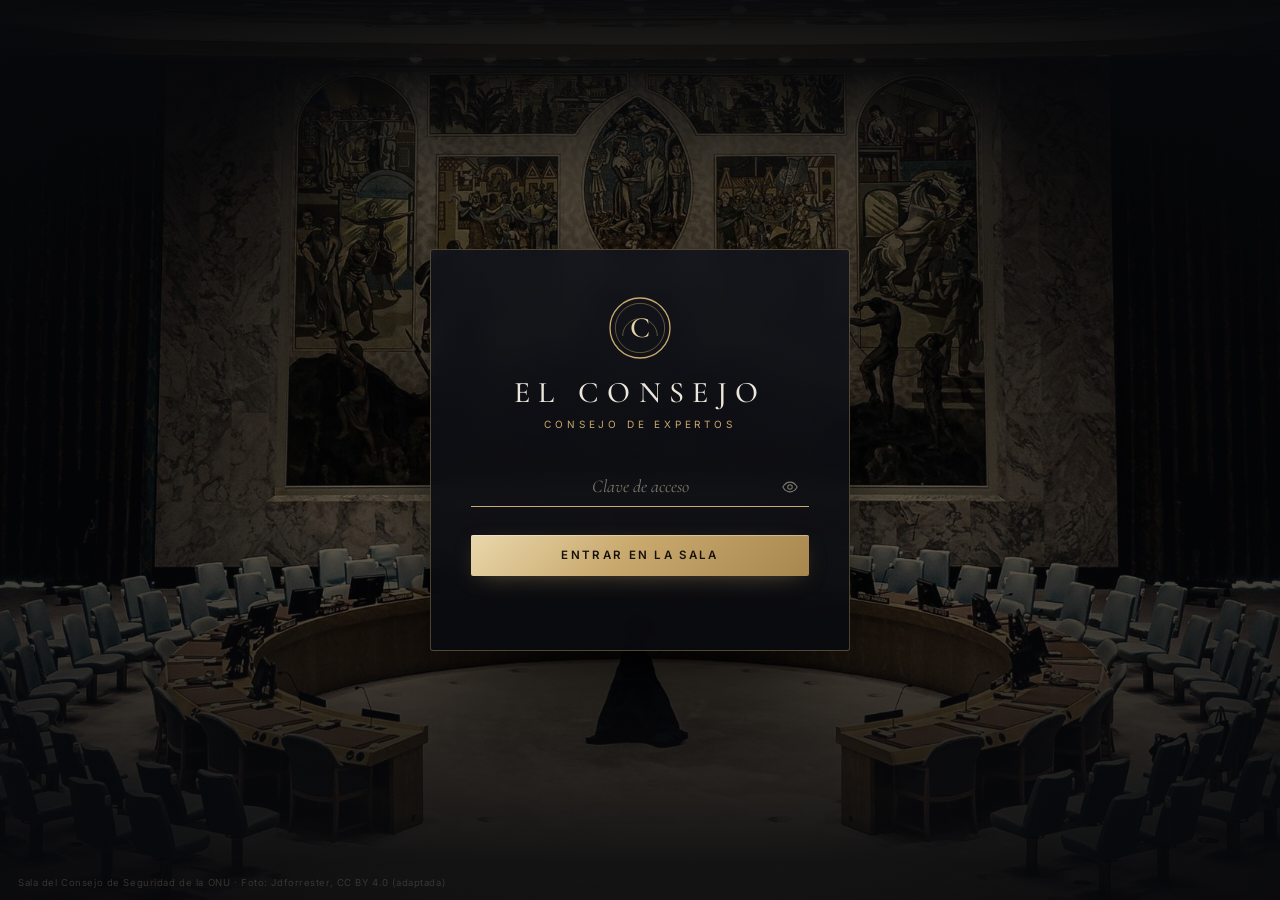
<file: static/login.html>
<!doctype html>
<html lang="es">
<head>
<meta charset="utf-8">
<meta name="viewport" content="width=device-width, initial-scale=1">
<meta name="theme-color" content="#07080b">
<title>El Consejo · Acceso</title>
<link rel="stylesheet" href="/static/consejo.css">
<style>
  body{display:grid;place-items:center;overflow:hidden}
  #fondo{position:fixed;inset:-2%;z-index:-1}
  .acceso{width:min(420px,90vw);text-align:center;padding:46px 40px 40px;border:1px solid var(--linea-fuerte);border-radius:3px;
    background:linear-gradient(180deg,rgba(18,20,27,.9),rgba(9,10,14,.94));backdrop-filter:blur(12px);box-shadow:0 60px 120px -30px #000;
    animation:emerger .7s var(--curva)}
  .acceso .sello{width:64px;height:64px;margin:0 auto 18px;display:block}
  .acceso h1{font:500 30px/1 var(--serif);letter-spacing:.28em;text-transform:uppercase;margin:0 0 8px}
  .acceso .lema{font-size:10px;letter-spacing:.38em;text-transform:uppercase;color:var(--oro);margin-bottom:34px}
  .acceso input{width:100%;background:transparent;border:0;border-bottom:1px solid var(--linea-fuerte);color:var(--marfil);
    font:400 17px var(--sans);padding:10px 2px;text-align:center;letter-spacing:.1em;outline:none;transition:border-color .3s}
  .acceso input:focus{border-color:var(--oro)}
  .acceso input::placeholder{font:italic 18px var(--serif);letter-spacing:0;color:var(--humo)}
  .acceso button[type=submit]{width:100%;justify-content:center;margin-top:28px}
  .clave-caja{position:relative}
  .clave-caja input{padding-right:40px;padding-left:40px}
  .ojo{position:absolute;right:2px;top:50%;transform:translateY(-50%);width:34px;height:34px;justify-content:center;color:var(--humo);border-radius:50%;transition:color .2s}
  .ojo:hover,.ojo[aria-pressed=true]{color:var(--oro-claro)}
  .ojo svg{width:18px;height:18px;fill:none;stroke:currentColor;stroke-width:1.4;stroke-linecap:round;stroke-linejoin:round}
  .acceso .error{min-height:20px;margin-top:14px;font-size:12.5px;color:var(--rojo)}
  .credito{position:fixed}
</style>
</head>
<body>
<div id="fondo" aria-hidden="true"></div>
<form class="acceso" id="f">
  <svg class="sello" viewBox="0 0 48 48" aria-hidden="true"><circle cx="24" cy="24" r="22.5"/><circle cx="24" cy="24" r="18.5" class="fino"/><path d="M11 30 A13 13 0 0 1 37 30" class="fino"/><text x="24" y="30.5">C</text></svg>
  <h1>El Consejo</h1>
  <div class="lema">Consejo de expertos</div>
  <div class="clave-caja">
    <input id="clave" type="password" autocomplete="current-password" placeholder="Clave de acceso" autofocus required>
    <button type="button" class="ojo" id="ojo" aria-label="Mostrar la clave" aria-pressed="false" title="Mostrar la clave"><svg viewBox="0 0 24 24"><path d="M2.5 12S6 5.5 12 5.5 21.5 12 21.5 12 18 18.5 12 18.5 2.5 12 2.5 12z"/><circle cx="12" cy="12" r="3"/></svg></button>
  </div>
  <button class="dorado" type="submit"><span class="etq">Entrar en la sala</span></button>
  <div class="error" id="err" role="alert"></div>
</form>
<a class="credito" href="https://commons.wikimedia.org/wiki/File:United_Nations_Headquarters_-_Security_Council_chamber,_straight-on_view.jpg" target="_blank" rel="noopener">Sala del Consejo de Seguridad de la ONU · Foto: Jdforrester, CC BY 4.0 (adaptada)</a>
<script>
const OJO = '<path d="M2.5 12S6 5.5 12 5.5 21.5 12 21.5 12 18 18.5 12 18.5 2.5 12 2.5 12z"/><circle cx="12" cy="12" r="3"/>', TACHADO = '<path d="M2.5 12S6 5.5 12 5.5 21.5 12 21.5 12 18 18.5 12 18.5 2.5 12 2.5 12z"/><circle cx="12" cy="12" r="3"/><path d="M4 4l16 16"/>';
document.getElementById('ojo').onclick = () => {
  const i = document.getElementById('clave'), b = document.getElementById('ojo'), ver = i.type === 'password';
  i.type = ver ? 'text' : 'password';
  b.setAttribute('aria-pressed', ver); b.setAttribute('aria-label', ver ? 'Ocultar la clave' : 'Mostrar la clave'); b.title = b.getAttribute('aria-label');
  b.querySelector('svg').innerHTML = ver ? TACHADO : OJO;
  i.focus();
};
document.getElementById('f').onsubmit = async e => {
  e.preventDefault();
  const b = e.target.querySelector('button'), err = document.getElementById('err');
  b.disabled = true; err.textContent = '';
  try {
    const r = await fetch('/api/acceso', { method: 'POST', headers: { 'Content-Type': 'application/json' }, body: JSON.stringify({ clave: document.getElementById('clave').value }) });
    if (r.ok) { location.href = '/'; return; }
    err.textContent = (await r.json().catch(() => ({}))).error || 'No se pudo entrar';
  } catch { err.textContent = 'Sin conexión con el servidor'; }
  b.disabled = false; document.getElementById('clave').select();
};
</script>
</body>
</html>
</file>
<file: static/consejo.css>
/* El Consejo — identidad: negro profundo, champán y marfil; Cormorant Garamond + Inter */
@font-face{font-family:"Cormorant";src:url(/static/fuentes/cormorant.woff2) format("woff2");font-weight:300 700;font-style:normal;font-display:swap}
@font-face{font-family:"Cormorant";src:url(/static/fuentes/cormorant-italic.woff2) format("woff2");font-weight:300 700;font-style:italic;font-display:swap}
@font-face{font-family:"Inter";src:url(/static/fuentes/inter.woff2) format("woff2");font-weight:100 900;font-display:swap}

:root{
  --noche:#07080b; --carbon:#0c0e13; --grafito:#12151c; --pizarra:#191d26;
  --oro:#c9a96e; --oro-claro:#e6d3a8; --oro-osc:#8a7247;
  --marfil:#ece6da; --perla:#bdb6a8; --humo:#7d786e; --ceniza:#4a4740;
  --linea:rgba(201,169,110,.16); --linea-fuerte:rgba(201,169,110,.34);
  --rojo:#c27166; --verde:#8fb59a;
  --serif:"Cormorant","Cormorant Garamond",Garamond,"Times New Roman",serif;
  --sans:"Inter",system-ui,-apple-system,"Segoe UI",sans-serif;
  --curva:cubic-bezier(.2,.7,.2,1);
}
*{box-sizing:border-box}
html,body{height:100%;margin:0}
body{background:var(--noche);color:var(--marfil);font:400 14.5px/1.6 var(--sans);letter-spacing:.005em;
  display:flex;flex-direction:column;-webkit-font-smoothing:antialiased;overflow:hidden}
::selection{background:rgba(201,169,110,.3);color:#fff}
.grow{flex:1}
[hidden]{display:none!important}
::-webkit-scrollbar{width:8px;height:8px}::-webkit-scrollbar-thumb{background:#2a2a2a;border-radius:8px}::-webkit-scrollbar-track{background:transparent}

/* ---- iconos (svg en línea, trazo fino) ---- */
.ico{width:16px;height:16px;flex:none;stroke:currentColor;fill:none;stroke-width:1.4;stroke-linecap:round;stroke-linejoin:round}

/* ---- botones ---- */
button{font:inherit;color:inherit;cursor:pointer;background:none;border:0;display:inline-flex;align-items:center;gap:8px}
button:disabled{cursor:default;opacity:.55}
.enlace{color:var(--perla);font-size:11.5px;letter-spacing:.16em;text-transform:uppercase;padding:9px 12px;border-radius:2px;transition:color .25s}
.enlace:hover{color:var(--oro-claro)}
.contorno{color:var(--oro-claro);border:1px solid var(--linea-fuerte);font-size:11.5px;letter-spacing:.16em;text-transform:uppercase;
  padding:9px 16px;border-radius:2px;transition:all .3s var(--curva)}
.contorno:hover{border-color:var(--oro);background:rgba(201,169,110,.07)}
.dorado{background:linear-gradient(135deg,#e9d7ac 0%,#c9a96e 45%,#a8874f 100%);color:#16120a;font-weight:600;font-size:11.5px;
  letter-spacing:.2em;text-transform:uppercase;padding:11px 20px;border-radius:2px;box-shadow:0 6px 24px -10px rgba(201,169,110,.55),inset 0 1px 0 rgba(255,255,255,.35);
  transition:filter .25s,transform .25s}
.dorado:hover:not(:disabled){filter:brightness(1.07);transform:translateY(-1px)}
.icono{width:36px;height:36px;justify-content:center;border:1px solid var(--linea);border-radius:50%;color:var(--perla);transition:all .25s}
.icono:hover{border-color:var(--oro);color:var(--oro-claro)}
.peligro{color:var(--rojo);font-size:11.5px;letter-spacing:.16em;text-transform:uppercase;padding:9px 0}
.peligro:hover{color:#e09184}

/* ---- barra superior ---- */
.barra{height:76px;flex:none;display:flex;align-items:center;gap:28px;padding:0 36px;position:relative;z-index:15;
  background:linear-gradient(180deg,rgba(7,8,11,.96),rgba(7,8,11,.75));border-bottom:1px solid var(--linea);backdrop-filter:blur(8px)}
.barra::after{content:"";position:absolute;left:36px;right:36px;bottom:-1px;height:1px;
  background:linear-gradient(90deg,transparent,var(--oro) 50%,transparent);opacity:.35}
.marca{display:flex;align-items:center;gap:14px;text-decoration:none;color:inherit;flex:none}
.sello{width:40px;height:40px}
.sello circle,.sello path{fill:none;stroke:var(--oro);stroke-width:1}
.sello .fino{stroke-width:.6;opacity:.55}
.sello text{font:500 22px var(--serif);fill:var(--oro-claro);text-anchor:middle}
.marca .nombre{display:flex;flex-direction:column;line-height:1}
.marca .titulo{font:500 23px/1 var(--serif);letter-spacing:.24em;text-transform:uppercase;color:var(--marfil)}
.marca .lema{font-size:9.5px;letter-spacing:.38em;text-transform:uppercase;color:var(--oro);margin-top:6px;opacity:.85}
.selector{flex:1;display:flex;justify-content:center;position:relative;min-width:0}
#selPanel{flex-direction:column;align-items:center;gap:3px;padding:6px 18px;border-radius:2px;transition:background .3s;max-width:100%}
#selPanel:hover,#selPanel[aria-expanded=true]{background:rgba(201,169,110,.06)}
#selPanel .sobre{font-size:8.5px}
#selPanel .actual{display:flex;align-items:center;gap:8px;font:400 21px/1.1 var(--serif);color:var(--marfil);letter-spacing:.02em;white-space:nowrap;max-width:100%}
#selPanel .actual span{overflow:hidden;text-overflow:ellipsis}
#selPanel .ico{color:var(--oro);transition:transform .3s}
#selPanel[aria-expanded=true] .ico{transform:rotate(180deg)}
.menu{position:absolute;top:calc(100% + 14px);left:50%;transform:translateX(-50%);width:min(820px,94vw);z-index:30;
  background:linear-gradient(180deg,#13151c,#0b0c10);border:1px solid var(--linea-fuerte);border-radius:3px;padding:22px;
  box-shadow:0 50px 100px -30px #000;display:grid;grid-template-columns:repeat(2,1fr);gap:8px;max-height:calc(100vh - 110px);overflow:auto;animation:emerger .35s var(--curva)}
.menu::before{content:"";position:absolute;top:0;left:22px;right:22px;height:1px;background:linear-gradient(90deg,transparent,var(--oro),transparent);opacity:.6}
.menu .item{display:block;text-align:left;padding:14px 16px;border:1px solid transparent;border-radius:2px;transition:all .25s}
.menu .item:hover,.menu .item:focus-visible{border-color:var(--linea);background:rgba(201,169,110,.05);outline:none}
.menu .item.act{border-color:var(--linea-fuerte);background:rgba(201,169,110,.07)}
.menu .item .t{font:500 20px/1.15 var(--serif);color:var(--marfil)}
.menu .item .d{font-size:12px;color:var(--humo);margin:4px 0 10px;line-height:1.45}
.menu .item .caras{display:flex;align-items:center}
.menu .item .caras span{width:24px;height:24px;border-radius:50%;margin-right:-5px;display:grid;place-items:center;font:500 10.5px var(--serif);
  color:var(--oro-claro);background:#12141a;border:1px solid color-mix(in srgb,var(--c) 50%,var(--oro))}
.menu .item .caras em{margin-left:14px;font-style:normal;font-size:10px;letter-spacing:.18em;text-transform:uppercase;color:var(--humo)}
.acciones{display:flex;align-items:center;gap:0;flex:none}
.acciones .enlace{padding:9px 9px;letter-spacing:.13em}
.selector{min-width:240px}

/* ---- escena ---- */
#escena{position:relative;flex:1;min-height:0;overflow:hidden;background:var(--noche);isolation:isolate}
#fondo{position:absolute;inset:-2%;z-index:-1;background:url(/static/sala.jpg) center 64%/cover no-repeat;
  animation:respirar 60s ease-in-out infinite alternate}
#fondo::after{content:"";position:absolute;inset:0;background:
  radial-gradient(ellipse 72% 66% at 50% 56%,rgba(7,8,11,0) 0,rgba(7,8,11,.42) 66%,rgba(7,8,11,.92) 100%),
  linear-gradient(180deg,rgba(7,8,11,.9) 0,rgba(7,8,11,.22) 24%,rgba(7,8,11,.14) 55%,rgba(7,8,11,.86) 94%),
  radial-gradient(900px 520px at 50% 108%,rgba(201,169,110,.16),transparent 65%)}
@keyframes respirar{from{transform:scale(1)}to{transform:scale(1.06) translateY(-1%)}}
.credito{position:absolute;left:18px;bottom:10px;z-index:2;font-size:9.5px;letter-spacing:.06em;color:var(--ceniza);text-decoration:none;opacity:.7;transition:opacity .3s}
.credito:hover{opacity:1;color:var(--perla)}
.agente .n,.agente .r,.agente .pool,.descripcion{text-shadow:0 1px 3px #000,0 0 14px rgba(0,0,0,.9)}
#escena::before{content:"";position:absolute;inset:0;pointer-events:none;opacity:.05;mix-blend-mode:overlay;
  background-image:url("data:image/svg+xml,%3Csvg xmlns='http://www.w3.org/2000/svg' width='160' height='160'%3E%3Cfilter id='n'%3E%3CfeTurbulence type='fractalNoise' baseFrequency='.9' numOctaves='2' stitchTiles='stitch'/%3E%3C/filter%3E%3Crect width='100%25' height='100%25' filter='url(%23n)'/%3E%3C/svg%3E")}
#hemiciclo{position:absolute;inset:0;width:100%;height:100%;pointer-events:none}
#hemiciclo .arcoP{fill:none;stroke:var(--oro);stroke-width:1;opacity:.28}
#hemiciclo .arcoS{fill:none;stroke:var(--oro);stroke-width:.6;opacity:.12;stroke-dasharray:1 7}
#hemiciclo .marcaA{stroke:var(--oro);stroke-width:1;opacity:.45}
#hemiciclo .suelo{stroke:url(#gSuelo);stroke-width:1}
#hemiciclo .enlaceSel{fill:none;stroke:url(#gEnlace);stroke-width:1;stroke-dasharray:3 5;animation:fluir 1.6s linear infinite}
@keyframes fluir{to{stroke-dashoffset:-16}}
#arco{position:absolute;inset:0;pointer-events:none}

/* ---- medallones ---- */
.agente{position:absolute;--ty:-42px;transform:translate(-50%,var(--ty));width:var(--ancho-ag,184px);text-align:center;cursor:pointer;pointer-events:auto;
  outline:none;--c2:color-mix(in srgb,var(--c) 45%,var(--oro))}
.agente.entrada{animation:aparecer .9s var(--curva) both;animation-delay:calc(var(--i) * 90ms)}
@keyframes aparecer{from{opacity:0;translate:0 16px}to{opacity:1;translate:0 0}}
.medallon{position:relative;width:84px;height:84px;margin:0 auto 12px;border-radius:50%;display:grid;place-items:center;
  background:radial-gradient(circle at 35% 30%,#22252e 0,#101218 62%,#0a0b0f 100%);
  border:1px solid var(--c2);box-shadow:0 18px 40px -18px #000,inset 0 1px 0 rgba(255,255,255,.06);
  transition:transform .45s var(--curva),box-shadow .45s var(--curva),border-color .3s}
.medallon::before{content:"";position:absolute;inset:5px;border-radius:50%;border:1px solid rgba(201,169,110,.14)}
.medallon .ini{font:500 30px/1 var(--serif);letter-spacing:.04em;color:var(--oro-claro);transform:translateY(-1px)}
.medallon .anillo{position:absolute;inset:-7px;border-radius:50%;opacity:0;transition:opacity .3s;
  background:conic-gradient(from 0deg,transparent 0 62%,var(--oro) 92%,transparent 100%);
  -webkit-mask:radial-gradient(farthest-side,transparent calc(100% - 1.5px),#000 calc(100% - 1px));
  mask:radial-gradient(farthest-side,transparent calc(100% - 1.5px),#000 calc(100% - 1px))}
.agente.pensando .anillo{opacity:1;animation:girar 1.4s linear infinite}
.agente.hablando .anillo{opacity:1;animation:girar .9s linear infinite}
.agente.hablando .medallon{border-color:var(--oro-claro);box-shadow:0 0 0 4px rgba(201,169,110,.1),0 0 34px -4px rgba(201,169,110,.55),0 18px 40px -18px #000}
.en-vivo>:last-child::after{content:"";display:inline-block;width:2px;height:1em;margin-left:3px;vertical-align:-2px;background:var(--oro-claro);animation:latir 1s infinite}
@keyframes girar{to{transform:rotate(360deg)}}
.medallon .punto{position:absolute;bottom:-3px;left:50%;width:7px;height:7px;margin-left:-3.5px;border-radius:50%;
  background:var(--oro);box-shadow:0 0 10px var(--oro);opacity:0;transform:scale(.4);transition:all .4s var(--curva)}
.agente.listo .punto{opacity:1;transform:scale(1)}
.agente.error .medallon{border-color:var(--rojo);border-style:dashed}
.agente.error .punto{opacity:1;transform:scale(1);background:var(--rojo);box-shadow:none}
.agente:hover .medallon,.agente:focus-visible .medallon{transform:translateY(-3px);border-color:var(--oro)}
.agente.sel .medallon{border-color:var(--oro-claro);box-shadow:0 0 0 4px rgba(201,169,110,.08),0 0 38px -4px rgba(201,169,110,.45),0 18px 40px -18px #000}
.agente .n{font-size:10.5px;font-weight:500;letter-spacing:.26em;text-transform:uppercase;color:var(--marfil);white-space:nowrap}
.agente .r{font:italic 400 16px/1.25 var(--serif);color:var(--perla);margin-top:3px;white-space:nowrap;overflow:hidden;text-overflow:ellipsis}
.agente .pool{font-size:9.5px;letter-spacing:.18em;text-transform:uppercase;color:var(--oro);margin-top:5px;opacity:.8}
.agente.apagado{opacity:.45}

/* ---- mesa (atril) ---- */
#mesa{position:absolute;left:50%;transform:translateX(-50%);top:var(--mesa-top,24%);bottom:calc(var(--chat-alto,118px) + 40px);width:min(700px,58%);transition:top .2s;
  display:flex;flex-direction:column;gap:12px;min-height:0;z-index:1}
.descripcion{text-align:center;font:italic 400 17px/1.3 var(--serif);color:var(--humo);min-height:22px}
.descripcion.vivo{color:var(--oro-claro);font-style:normal;font:400 11px/22px var(--sans);letter-spacing:.24em;text-transform:uppercase}
.descripcion .barraP{display:block;height:1px;margin:6px auto 0;width:180px;background:var(--linea);position:relative;overflow:hidden}
.descripcion .barraP i{position:absolute;inset:0 auto 0 0;background:var(--oro);transition:width .5s var(--curva)}
#respuesta{flex:1;overflow:auto;position:relative;padding:30px 38px 28px;border-radius:3px;
  background:linear-gradient(180deg,rgba(22,25,33,.94),rgba(13,15,20,.96));
  border:1px solid var(--linea);box-shadow:0 40px 80px -40px #000,inset 0 1px 0 rgba(255,255,255,.03)}
#respuesta::before{content:"";position:sticky;display:block;top:-30px;height:1px;margin:-30px -38px 29px;
  background:linear-gradient(90deg,transparent,var(--oro),transparent);opacity:.55}
#respuesta.vacia{display:flex;flex-direction:column;align-items:center;justify-content:safe center;text-align:center}
.vacio .orn{width:120px;height:14px;margin:0 auto 18px;opacity:.7}
.vacio h2{font:400 34px/1.15 var(--serif);margin:0 0 10px;color:var(--marfil);letter-spacing:.01em}
.vacio p{margin:0 auto;max-width:420px;color:var(--humo);font-size:13.5px}
.vacio .sugerencias{display:flex;gap:8px;flex-wrap:wrap;justify-content:center;margin-top:22px}
.vacio .sugerencias button{border:1px solid var(--linea);border-radius:40px;padding:7px 14px;font-size:12.5px;color:var(--perla);transition:all .25s}
.vacio .sugerencias button:hover{border-color:var(--oro);color:var(--oro-claro)}
.firma{display:flex;align-items:center;gap:16px;padding-bottom:18px;margin-bottom:18px;border-bottom:1px solid var(--linea)}
.firma .mini{width:46px;height:46px;border-radius:50%;display:grid;place-items:center;border:1px solid var(--c2,var(--oro));
  font:500 18px var(--serif);color:var(--oro-claro);background:radial-gradient(circle at 35% 30%,#22252e,#0e1015)}
.firma .quien{font:500 26px/1.05 var(--serif);color:var(--marfil)}
.firma .rol{font-size:10.5px;letter-spacing:.24em;text-transform:uppercase;color:var(--oro);margin-top:5px}
.firma .nav{margin-left:auto;display:flex;gap:6px}
.firma .nav .icono{width:32px;height:32px}
.cuerpo{font-size:15px;line-height:1.75;color:#ddd6c9}
.cuerpo p{margin:0 0 12px}
.cuerpo ul{margin:0 0 12px;padding-left:0;list-style:none}
.cuerpo li{position:relative;padding-left:20px;margin-bottom:6px}
.cuerpo li::before{content:"";position:absolute;left:2px;top:.78em;width:8px;height:1px;background:var(--oro)}
.cuerpo b{color:var(--marfil);font-weight:600}
.cuerpo i{font-family:var(--serif);font-size:1.12em}
.pensando-txt{display:flex;align-items:center;gap:12px;color:var(--humo);font:italic 17px var(--serif)}
.puntos{display:inline-flex;gap:5px}.puntos i{width:4px;height:4px;border-radius:50%;background:var(--oro);animation:latir 1.2s infinite}
.puntos i:nth-child(2){animation-delay:.15s}.puntos i:nth-child(3){animation-delay:.3s}
@keyframes latir{0%,80%,100%{opacity:.2}40%{opacity:1}}
.replica{display:flex;align-items:center;gap:14px;margin:24px 0 16px;font-size:10.5px;letter-spacing:.3em;text-transform:uppercase;color:var(--oro)}
.replica::before,.replica::after{content:"";flex:1;height:1px;background:var(--linea)}
.fuentes{margin-top:16px;padding-top:12px;border-top:1px dashed var(--linea)}
.fuentes .rot{font-size:9.5px;letter-spacing:.3em;text-transform:uppercase;color:var(--humo);margin-bottom:6px}
.fuentes div.f{display:flex;gap:10px;font-size:12.5px;color:var(--perla);padding:2px 0}
.fuentes div.f span:first-child{font-family:var(--serif);font-style:italic;color:var(--oro-claro);font-size:14px}
#respuesta.error .cuerpo{color:#d9a198}
.adjuntos-msg{display:flex;gap:8px;flex-wrap:wrap;margin-top:10px}

/* ---- barra de consulta ---- */
#chat{position:absolute;left:50%;transform:translateX(-50%);bottom:24px;width:min(700px,92%);z-index:2;
  background:linear-gradient(180deg,rgba(25,28,36,.92),rgba(14,16,21,.95));border:1px solid var(--linea-fuerte);border-radius:4px;
  padding:10px 10px 8px 14px;box-shadow:0 30px 60px -24px #000,0 0 0 1px rgba(0,0,0,.4);backdrop-filter:blur(12px);transition:border-color .3s}
#chat:focus-within{border-color:rgba(201,169,110,.6)}
#chat .campo{display:flex;gap:10px;align-items:flex-end}
#texto{flex:1;resize:none;max-height:160px;background:transparent;color:var(--marfil);border:0;outline:0;font:400 15.5px/1.5 var(--sans);padding:9px 0}
#texto::placeholder{color:var(--humo);font:italic 18px var(--serif)}
.adjuntar{cursor:pointer;color:var(--perla);width:38px;height:40px;display:grid;place-items:center;transition:color .2s}
.adjuntar:hover{color:var(--oro-claro)}
.adjuntar .ico{width:19px;height:19px}
#enviar{padding:12px 18px}
#chat .pie{display:flex;align-items:center;gap:18px;padding:8px 2px 0;margin-top:8px;border-top:1px solid rgba(201,169,110,.08)}
.atajo{font-size:10.5px;color:var(--ceniza);letter-spacing:.04em;white-space:nowrap;overflow:hidden;text-overflow:ellipsis;min-width:0}
#chat:has(#dialogo:checked) .atajo{display:none}
.interruptor{white-space:nowrap;flex:none;display:inline-flex;align-items:center;gap:10px;cursor:pointer;user-select:none;font-size:10.5px;letter-spacing:.2em;text-transform:uppercase;color:var(--humo);transition:color .3s}
.interruptor input{display:none}
.interruptor .pista{width:30px;height:16px;border-radius:16px;border:1px solid var(--ceniza);position:relative;transition:all .3s}
.interruptor .pista::after{content:"";position:absolute;top:2px;left:2px;width:10px;height:10px;border-radius:50%;background:var(--humo);transition:all .35s var(--curva)}
.interruptor:has(input:checked){color:var(--oro-claro)}
.interruptor input:checked+.pista{border-color:var(--oro);background:rgba(201,169,110,.15)}
.interruptor input:checked+.pista::after{left:16px;background:var(--oro-claro)}
.segmentos{display:inline-flex;align-items:center;gap:2px;flex:none}
.segmentos .rot{font-size:10px;letter-spacing:.2em;text-transform:uppercase;color:var(--humo);margin-right:8px}
.segmentos button{font:500 14px/1 var(--serif);width:30px;height:22px;justify-content:center;color:var(--perla);border:1px solid var(--linea);border-radius:2px;transition:all .2s}
.segmentos button:hover{border-color:var(--oro);color:var(--oro-claro)}
.segmentos button.act{border-color:var(--oro);color:#16120a;background:linear-gradient(135deg,#e9d7ac,#c9a96e);font-weight:600}
#adjuntos{display:flex;gap:8px;flex-wrap:wrap}
#adjuntos:not(:empty){padding:2px 0 10px}
.ficha{display:inline-flex;align-items:center;gap:8px;border:1px solid var(--linea);border-radius:2px;padding:5px 10px;font-size:12px;color:var(--perla);background:rgba(255,255,255,.02)}
.ficha .ico{width:14px;height:14px;color:var(--oro)}
.ficha button{color:var(--humo);padding:0}.ficha button:hover{color:var(--rojo)}
.miniatura{position:relative}
.miniatura img{height:52px;border-radius:2px;display:block;border:1px solid var(--linea)}
.miniatura button{position:absolute;top:-7px;right:-7px;width:18px;height:18px;border-radius:50%;background:var(--grafito);border:1px solid var(--linea-fuerte);justify-content:center;color:var(--perla)}
.miniatura button .ico{width:10px;height:10px}

/* ---- actas ---- */
.lateral{position:fixed;top:0;right:0;bottom:0;width:min(460px,100%);z-index:30;display:flex;flex-direction:column;
  background:linear-gradient(180deg,#0f1117,#0a0b0f);border-left:1px solid var(--linea);box-shadow:-30px 0 80px -20px #000;animation:entrarL .45s var(--curva)}
@keyframes entrarL{from{transform:translateX(40px);opacity:0}}
.cab{display:flex;align-items:center;gap:10px}
.lateral .cab{padding:24px 26px 18px;border-bottom:1px solid var(--linea)}
.sobre{font-size:9.5px;letter-spacing:.34em;text-transform:uppercase;color:var(--oro)}
h2{font:400 28px/1.1 var(--serif);margin:4px 0 0;color:var(--marfil)}
h3{font:400 22px/1.1 var(--serif);margin:0;color:var(--marfil)}
#registro{overflow:auto;padding:18px 26px 30px;display:flex;flex-direction:column}
.acta{padding:16px 0;border-bottom:1px solid rgba(201,169,110,.08)}
.acta .q{display:flex;align-items:baseline;gap:10px;margin-bottom:6px}
.acta .q b{font-size:10px;font-weight:500;letter-spacing:.24em;text-transform:uppercase;color:var(--c,var(--oro))}
.acta .q span{font:italic 14px var(--serif);color:var(--humo)}
.acta.user{padding:18px 18px;margin:12px 0 4px;background:rgba(201,169,110,.05);border:1px solid var(--linea);border-radius:2px}
.acta.user p{font:400 18px/1.45 var(--serif);color:var(--marfil);margin:0;white-space:pre-wrap}
.acta .cuerpo{font-size:13.5px;line-height:1.65}
.acta img{max-width:100%;max-height:160px;border-radius:2px;margin-top:10px;border:1px solid var(--linea)}
.acta.vacia{border:0;color:var(--humo);font:italic 17px var(--serif);text-align:center;padding:40px 0}

/* ---- modales ---- */
.modal{background:linear-gradient(180deg,#12141b,#0b0c10);color:var(--marfil);border:1px solid var(--linea-fuerte);border-radius:3px;
  padding:30px 34px;box-shadow:0 60px 120px -30px #000;max-height:90vh}
.modal[open]{animation:emerger .45s var(--curva)}
@keyframes emerger{from{opacity:0;transform:translateY(14px) scale(.985)}}
.modal::backdrop{background:rgba(3,4,6,.72);backdrop-filter:blur(6px)}
.modal.ancho{width:min(860px,95vw)}
.modal.estrecho{width:min(440px,92vw)}
.modal .cab{margin-bottom:18px}
#confirmarTexto{font:400 21px/1.35 var(--serif);margin:10px 0 24px}
.nota{font-size:13px;color:var(--humo);margin:0 0 20px;max-width:680px;line-height:1.65}
.nota.aviso{color:#d8b77a}
.botones{display:flex;align-items:center;gap:10px;margin-top:26px;padding-top:20px;border-top:1px solid var(--linea)}
.fld{display:block;margin:0 0 18px;font-size:10px;letter-spacing:.24em;text-transform:uppercase;color:var(--humo)}
.fld small{letter-spacing:.04em;text-transform:none;font-size:11.5px;color:var(--ceniza)}
.fld input,.fld textarea{display:block;width:100%;margin-top:8px;background:transparent;color:var(--marfil);border:0;border-bottom:1px solid var(--linea-fuerte);
  padding:8px 0;font:400 15px/1.5 var(--sans);letter-spacing:0;text-transform:none;outline:none;transition:border-color .25s;resize:vertical}
.fld input:focus,.fld textarea:focus{border-color:var(--oro)}
.fld textarea{border:1px solid var(--linea);padding:10px 12px;border-radius:2px}
.rejilla2{display:grid;grid-template-columns:1fr 1.4fr;gap:24px}
.seccion{display:flex;align-items:center;margin:14px 0 12px;padding-top:18px;border-top:1px solid var(--linea)}
#formEditor{max-height:calc(90vh - 60px);overflow:auto;padding-right:4px}
.ag{border:1px solid var(--linea);border-radius:2px;padding:18px 18px 4px;margin:0 0 12px;display:grid;grid-template-columns:64px 1fr 1fr 58px 36px;gap:16px;align-items:end;background:rgba(255,255,255,.012)}
.ag .ancho{grid-column:1/-1}
.ag .fila2{grid-column:2/-1;display:grid;grid-template-columns:110px 1fr 1.3fr;gap:16px}
.fld select{display:block;width:100%}
.ag .fld{margin-bottom:14px}
.ag input[type=color]{height:34px;padding:0;border:1px solid var(--linea);border-radius:2px;cursor:pointer;background:none}
.ag .icono{margin-bottom:14px}
.ag .vista{width:44px;height:44px;border-radius:50%;display:grid;place-items:center;border:1px solid var(--c2);font:500 18px var(--serif);color:var(--oro-claro);margin-bottom:12px;
  --c2:color-mix(in srgb,var(--c) 45%,var(--oro));background:radial-gradient(circle at 35% 30%,#22252e,#0e1015)}

/* ---- bibliotecas ---- */
.pestanas{display:flex;gap:6px;flex-wrap:wrap;margin-bottom:18px}
.pestanas button{border:1px solid var(--linea);border-radius:40px;padding:6px 14px 6px 6px;font-size:12.5px;color:var(--perla);transition:all .25s}
.pestanas button .mini{width:26px;height:26px;border-radius:50%;display:grid;place-items:center;border:1px solid var(--linea-fuerte);font:500 12px var(--serif);color:var(--oro-claro)}
.pestanas button em{font-style:normal;color:var(--humo);font-size:11px}
.pestanas button.especial .mini .ico{width:13px;height:13px;color:var(--oro)}
.pestanas .sep-tabs{width:1px;background:var(--linea);margin:4px 6px}
.fuentes div.f em{font-style:normal;font-size:10px;letter-spacing:.14em;text-transform:uppercase;color:var(--oro)}
.pestanas button.act{border-color:var(--oro);color:var(--marfil);background:rgba(201,169,110,.07)}
#poolsCuerpo{overflow:auto;max-height:52vh;padding-right:4px}
.zona{border:1px dashed var(--linea-fuerte);border-radius:2px;padding:26px;text-align:center;margin-bottom:16px;transition:all .3s;background:rgba(201,169,110,.02)}
.zona.sobre{border-color:var(--oro);background:rgba(201,169,110,.07)}
.zona .t1{font:400 21px var(--serif);color:var(--marfil)}
.zona .t2{font-size:12px;color:var(--humo);margin:4px 0 14px}
.doc{border:1px solid var(--linea);border-radius:2px;padding:14px 16px;margin:0 0 10px;background:rgba(255,255,255,.012)}
.doc .t{display:flex;gap:12px;align-items:center;flex-wrap:wrap}
.doc .t .ico{color:var(--oro);width:18px;height:18px}
.doc .t b{flex:1;min-width:140px;font:500 17px var(--serif);word-break:break-word}
.estado{font-size:9.5px;letter-spacing:.2em;text-transform:uppercase;padding:4px 9px;border-radius:2px;border:1px solid var(--linea);color:var(--humo)}
.estado.listo{color:var(--verde);border-color:rgba(143,181,154,.35)}
.estado.error{color:var(--rojo);border-color:rgba(194,113,102,.4)}
.estado.vivo{color:var(--oro-claro);border-color:var(--linea-fuerte);animation:latir 1.6s infinite}
.doc .err{color:var(--rojo);font-size:12.5px;margin-top:8px}
.doc .icono{width:30px;height:30px}
.caps{margin-top:12px;border-top:1px solid var(--linea);padding-top:8px}
.caps details{border-bottom:1px solid rgba(201,169,110,.07);padding:8px 0}
.caps summary{cursor:pointer;list-style:none;display:flex;gap:12px;align-items:baseline}
.caps summary::-webkit-details-marker{display:none}
.caps summary .num{font:italic 500 16px var(--serif);color:var(--oro);min-width:26px}
.caps summary .tt{flex:1;font-size:13.5px;color:var(--marfil)}
.caps summary em{font-style:normal;font-size:10.5px;color:var(--ceniza);letter-spacing:.06em}
.caps .res{color:var(--perla);font-size:12.5px;margin:6px 0 0 38px;line-height:1.6}
.caps .res i{display:block;color:var(--humo);font-family:var(--serif);font-size:14px;margin-top:3px}
.caps pre{white-space:pre-wrap;font:12.5px/1.6 var(--sans);color:var(--perla);background:rgba(0,0,0,.25);border:1px solid var(--linea);border-radius:2px;padding:12px 14px;max-height:240px;overflow:auto;margin:10px 0 4px 38px}

/* ---- consumo de la API ---- */
.consumo{position:absolute;top:14px;left:50%;transform:translateX(-50%);z-index:3;display:flex;align-items:center;gap:0;max-width:calc(100% - 40px);
  background:linear-gradient(180deg,rgba(20,22,29,.86),rgba(11,12,16,.9));border:1px solid var(--linea);border-radius:40px;padding:7px 8px 7px 16px;
  backdrop-filter:blur(10px);box-shadow:0 14px 40px -18px #000;transition:border-color .3s;white-space:nowrap;cursor:pointer}
.consumo:hover{border-color:var(--linea-fuerte)}
.consumo .rot{font-size:9px;letter-spacing:.22em;text-transform:uppercase;color:var(--humo)}
.consumo .val{font-size:12px;color:var(--perla);font-variant-numeric:tabular-nums}
.consumo .val.oro{color:var(--oro-claro)}
.c-svc{display:flex;align-items:center;gap:8px;font-size:11.5px;color:var(--perla);padding-right:14px}
.c-svc b{font-weight:500;color:var(--marfil)}
.c-svc em{font-style:normal;font-size:9px;letter-spacing:.18em;text-transform:uppercase;padding:2px 6px;border:1px solid var(--linea);border-radius:2px;color:var(--verde)}
.c-svc em.punta{color:#e0b26b;border-color:rgba(224,178,107,.4)}
.led{width:6px;height:6px;border-radius:50%;background:var(--verde);box-shadow:0 0 8px var(--verde)}
.led.off{background:var(--rojo);box-shadow:0 0 8px var(--rojo)}
.c-blq{display:flex;align-items:center;gap:8px;padding:0 14px;border-left:1px solid var(--linea)}
.medidor{width:64px;height:4px;border-radius:4px;background:rgba(255,255,255,.07);overflow:hidden;position:relative}
.medidor i{position:absolute;inset:0 auto 0 0;width:0;background:linear-gradient(90deg,var(--oro-osc),var(--oro-claro));border-radius:4px;transition:width .6s var(--curva)}
.medidor.alto i{background:linear-gradient(90deg,#b0703c,var(--rojo))}
.firma .gasto{font-size:10.5px;color:var(--humo);margin-top:6px;letter-spacing:.04em;font-variant-numeric:tabular-nums}
.firma .gasto b{color:var(--oro-claro);font-weight:500}
.tiles{display:grid;grid-template-columns:repeat(4,1fr);gap:10px;margin-bottom:22px}
.tile{border:1px solid var(--linea);border-radius:2px;padding:14px 16px;background:rgba(255,255,255,.015)}
.tile .rot{font-size:9px;letter-spacing:.26em;text-transform:uppercase;color:var(--humo)}
.tile .cifra{font:500 26px/1.15 var(--serif);color:var(--oro-claro);margin:6px 0 4px;font-variant-numeric:tabular-nums}
.tile .det{font-size:11.5px;color:var(--perla);font-variant-numeric:tabular-nums}
.tabla{width:100%;border-collapse:collapse;font-size:12.5px;font-variant-numeric:tabular-nums;margin-bottom:8px}
.tabla th{font-size:9px;font-weight:500;letter-spacing:.22em;text-transform:uppercase;color:var(--humo);text-align:right;padding:8px 10px;border-bottom:1px solid var(--linea)}
.tabla th:first-child,.tabla td:first-child{text-align:left}
.tabla td:first-child{white-space:nowrap}
.tabla td{padding:9px 10px;border-bottom:1px solid rgba(201,169,110,.07);text-align:right;color:var(--perla)}
.tabla td .quien{display:flex;align-items:center;gap:10px;color:var(--marfil)}
.tabla td .quien span{width:26px;height:26px;border-radius:50%;display:grid;place-items:center;border:1px solid color-mix(in srgb,var(--c) 50%,var(--oro));font:500 11px var(--serif);color:var(--oro-claro)}
.tabla td small{display:block;color:var(--ceniza);font-size:10.5px}
.tabla td .medidor{width:90px;display:inline-block;vertical-align:middle;margin-right:8px}
.tabla tfoot td{color:var(--oro-claro);border-bottom:0;font-weight:500}
.tabla input{width:72px;background:transparent;border:0;border-bottom:1px solid var(--linea-fuerte);color:var(--marfil);font:inherit;text-align:right;padding:3px 2px;outline:none}
.tabla input:focus{border-color:var(--oro)}
.tabla input.mod{width:150px;text-align:left}
.tabla .icono{width:28px;height:28px}
h3.sub{font:400 21px var(--serif);margin:26px 0 10px;display:flex;align-items:center;gap:12px}
h3.sub .grow{flex:1}
.nota.peq{font-size:11.5px;margin:8px 0 0}


/* ---- sesión ---- */
.sesionbar{display:flex;flex-wrap:wrap;align-items:center;gap:6px 10px;padding:8px 14px;border:1px solid var(--linea);border-radius:3px;
  background:linear-gradient(180deg,rgba(18,20,27,.9),rgba(12,13,18,.92));min-height:44px;white-space:nowrap;overflow:hidden}
.sesionbar.vacia{border-style:dashed}
.s-vacia{font:italic 15px var(--serif);color:var(--humo);overflow:hidden;text-overflow:ellipsis}
.s-num{font-size:9.5px;letter-spacing:.26em;text-transform:uppercase;color:var(--oro);flex:none}
.sesionbar .salto{flex-basis:100%;height:0}
.acciones-s{display:flex;align-items:center;gap:4px;flex:none;margin-left:auto}
.s-asunto{flex:1;min-width:180px;white-space:normal;font:500 17px/1.3 var(--serif);color:var(--marfil);overflow:hidden;display:-webkit-box;-webkit-line-clamp:2;-webkit-box-orient:vertical}
.s-chip{white-space:nowrap;font-style:normal;font-size:9px;letter-spacing:.18em;text-transform:uppercase;padding:3px 7px;border:1px solid var(--linea);border-radius:2px;color:var(--perla);flex:none}
.s-chip.vivo{color:var(--oro-claro);border-color:var(--linea-fuerte);animation:latir 1.8s infinite}
.s-chip.ok{color:var(--verde);border-color:rgba(143,181,154,.4)}
button.peq,.peq{padding:6px 10px;font-size:10.5px}
.contorno.peq{padding:7px 12px}
.peq .ico{width:14px;height:14px}
.medallon .turno{position:absolute;top:-4px;left:-4px;width:22px;height:22px;border-radius:50%;display:grid;place-items:center;
  font:500 12px/1 var(--serif);color:#16120a;background:linear-gradient(135deg,#e9d7ac,#b8975c);box-shadow:0 2px 8px #000}
.agente.espera{opacity:.5}
.agente.espera .medallon{filter:saturate(.6)}

/* convocatoria */
.segmentos.grande{margin-top:10px;gap:6px}
.segmentos.grande button{width:auto;height:auto;padding:9px 14px;font:400 12px var(--sans);letter-spacing:.06em;text-transform:none;border:1px solid var(--linea)}
.ayuda{display:block;font-size:12px;color:var(--humo);letter-spacing:0;text-transform:none;margin-top:8px;line-height:1.5}
.orden{list-style:none;margin:0 0 6px;padding:0;display:grid;grid-template-columns:1fr 1fr;gap:6px}
.orden li{display:flex;align-items:center;gap:10px;border:1px solid var(--linea);border-radius:2px;padding:7px 8px 7px 10px;background:rgba(255,255,255,.015);cursor:grab}
.orden li.arrastra{opacity:.4}
.orden li .n{font:500 16px var(--serif);color:var(--oro);width:18px;text-align:center}
.orden li .mini{width:30px;height:30px;border-radius:50%;display:grid;place-items:center;border:1px solid color-mix(in srgb,var(--c) 50%,var(--oro));font:500 12px var(--serif);color:var(--oro-claro);flex:none}
.orden li .q{flex:1;min-width:0;display:flex;flex-direction:column;line-height:1.25}
.orden li .q b{font-weight:500;font-size:13px;color:var(--marfil);overflow:hidden;text-overflow:ellipsis;white-space:nowrap}
.orden li .q em{font:italic 13px var(--serif);color:var(--humo);overflow:hidden;text-overflow:ellipsis;white-space:nowrap}
.orden li .icono{width:26px;height:26px;flex:none}
.anexos{display:grid;gap:6px;max-height:220px;overflow:auto}
.anexo{display:flex;gap:12px;align-items:flex-start;border:1px solid var(--linea);border-radius:2px;padding:10px 12px;cursor:pointer}
.anexo:has(input:checked){border-color:var(--oro);background:rgba(201,169,110,.06)}
.anexo input{accent-color:var(--oro);margin-top:3px}
.anexo span{display:flex;flex-direction:column;line-height:1.35}
.anexo b{font-weight:500;font-size:12.5px;color:var(--marfil)}
.anexo em{font:italic 15px var(--serif);color:var(--perla)}
.anexo small{font-size:11px;color:var(--ceniza)}

/* registro */
.filtros{display:flex;gap:20px;margin-bottom:6px}
.filtros .fld{margin-bottom:10px}
.fld select{display:block;margin-top:8px;background:#0f1218;color:var(--marfil);border:0;border-bottom:1px solid var(--linea-fuerte);padding:7px 2px;font:400 14px var(--sans);text-transform:none;letter-spacing:0;min-width:220px;outline:none}
.registro{max-height:58vh;overflow:auto}
.tabla.reg td{text-align:left;vertical-align:top}
.tabla.reg th{text-align:left}
.tabla.reg td b{font-weight:500;color:var(--marfil);display:block}
.tabla.reg td.asunto small{font-family:var(--sans);font-size:11px;margin-top:4px;color:var(--humo)}
.tabla.reg td.asunto{font:400 15px/1.35 var(--serif);color:var(--marfil);max-width:320px;white-space:normal}
.tabla.reg td.acc{white-space:nowrap;text-align:right}

/* acta */
.actabar{display:flex;align-items:center;gap:6px;margin-bottom:14px;flex-wrap:wrap}
.actabar a.enlace{text-decoration:none;display:inline-flex;align-items:center;gap:8px}
.traslado{display:flex;align-items:center;gap:10px;font-size:10px;letter-spacing:.2em;text-transform:uppercase;color:var(--humo)}
.traslado select{max-width:230px;background:#0f1218;color:var(--marfil);border:1px solid var(--linea);border-radius:2px;padding:7px 8px;font:400 13px var(--sans);letter-spacing:0;text-transform:none}
.documento{max-height:62vh;overflow:auto;background:linear-gradient(180deg,#f3ecdd,#ebe2cf);color:#221d14;border-radius:2px;
  padding:46px 56px;box-shadow:inset 0 0 0 1px rgba(184,154,92,.5),inset 0 0 0 6px #f3ecdd,inset 0 0 0 7px rgba(184,154,92,.35);font:14px/1.7 var(--sans)}
.documento h2{font:500 32px/1.1 var(--serif);text-align:center;margin:0 0 6px;color:#1b160d}
.documento h2+p{text-align:center;color:#6b6250;margin-bottom:18px}
.documento h3{font:500 20px var(--serif);margin:24px 0 8px;padding-bottom:4px;border-bottom:1px solid rgba(160,130,70,.5);color:#2a2316}
.documento h4{font:500 16px var(--serif);margin:16px 0 6px}
.documento p{margin:0 0 10px}
.documento ul,.documento ol{margin:0 0 10px;padding-left:22px}
.documento li{margin:3px 0}
.documento blockquote{margin:10px 0;padding:10px 16px;border-left:2px solid #b89a5c;background:rgba(184,154,92,.12);font:italic 17px/1.5 var(--serif)}
.documento .v-espera{color:#6b6250}

/* votación (pantalla completa) */
.pleno{width:100vw;height:100vh;max-width:none;max-height:none;margin:0;border:0;padding:0;color:var(--marfil);
  background:radial-gradient(1000px 600px at 50% 0,rgba(201,169,110,.12),transparent 60%),linear-gradient(180deg,#0d0f14,#07080b)}
.pleno[open]{display:flex;flex-direction:column;animation:emerger .45s var(--curva)}
.pleno::backdrop{background:#000}
.v-cab{display:flex;align-items:center;gap:10px;padding:26px 40px 18px;border-bottom:1px solid var(--linea)}
.v-cab h2{font-size:34px}
.v-cuerpo{flex:1;overflow:auto;padding:28px 40px 40px;max-width:1180px;width:100%;margin:0 auto}
.v-intro{color:var(--perla);font-size:14px;max-width:720px}
.v-intro.error{color:var(--rojo)}
.v-modos{display:grid;grid-template-columns:1fr 1fr;gap:16px;margin-top:22px}
.v-modo{flex-direction:column;align-items:flex-start;text-align:left;gap:10px;border:1px solid var(--linea);border-radius:3px;padding:28px;background:rgba(255,255,255,.015);transition:all .3s var(--curva)}
.v-modo:hover{border-color:var(--oro);background:rgba(201,169,110,.06);transform:translateY(-2px)}
.v-modo .ico{width:30px;height:30px;color:var(--oro)}
.v-modo b{font:500 28px var(--serif);color:var(--marfil)}
.v-modo span{color:var(--perla);font-size:13.5px;line-height:1.6}
.v-modo em{font-style:normal;font-size:9.5px;letter-spacing:.28em;text-transform:uppercase;color:var(--oro)}
.v-espera{display:flex;align-items:center;gap:14px;justify-content:center;padding:60px 0;font:italic 20px var(--serif);color:var(--perla)}
.v-texto{width:100%;margin:16px 0 0;background:#0f1218;color:var(--marfil);border:1px solid var(--linea-fuerte);border-radius:2px;padding:16px 18px;font:400 18px/1.55 var(--serif);resize:vertical;outline:none}
.v-texto:focus{border-color:var(--oro)}
.v-alts{display:grid;gap:8px;margin:16px 0 8px}
.v-alt{display:flex;gap:12px;align-items:flex-start}
.v-alt .letra,.v-op .letra{width:32px;height:32px;flex:none;border-radius:50%;display:grid;place-items:center;border:1px solid var(--oro);font:500 16px var(--serif);color:var(--oro-claro)}
.v-alt textarea{flex:1;background:#0f1218;color:var(--marfil);border:1px solid var(--linea);border-radius:2px;padding:8px 12px;font:400 16px/1.45 var(--serif);resize:vertical;outline:none}
.v-tablero{border:1px solid var(--linea);border-radius:3px;padding:24px 26px;background:rgba(255,255,255,.012)}
.v-propuesta{white-space:pre-line;margin:10px 0 0;padding:14px 20px;border-left:2px solid var(--oro);background:rgba(201,169,110,.06);font:italic 400 19px/1.5 var(--serif);color:var(--marfil)}
.v-opciones{display:grid;gap:10px;margin-top:12px}
.v-op{display:grid;grid-template-columns:32px 1fr 180px 30px;gap:14px;align-items:center}
.v-op .t{font:400 16px/1.4 var(--serif);color:var(--marfil)}
.v-op .barra{height:6px;border-radius:6px;background:rgba(255,255,255,.06);overflow:hidden}
.v-op .barra i{display:block;height:100%;background:linear-gradient(90deg,var(--oro-osc),var(--oro-claro));transition:width .6s var(--curva)}
.v-op b{font:500 22px var(--serif);color:var(--oro-claro);text-align:right}
.v-escanos{display:flex;flex-wrap:wrap;gap:12px;justify-content:center;margin:26px 0 8px}
.escano{position:relative;width:128px;text-align:center;padding:16px 8px 12px;border:1px solid var(--linea);border-radius:3px;background:rgba(0,0,0,.2);transition:all .4s var(--curva)}
.escano .n{position:absolute;top:6px;left:8px;font:500 12px var(--serif);color:var(--ceniza)}
.escano .mini{width:46px;height:46px;margin:0 auto 8px;border-radius:50%;display:grid;place-items:center;border:1px solid color-mix(in srgb,var(--c) 50%,var(--oro));font:500 18px var(--serif);color:var(--oro-claro)}
.escano .nm{font-size:10px;letter-spacing:.14em;text-transform:uppercase;color:var(--marfil);white-space:nowrap;overflow:hidden;text-overflow:ellipsis}
.escano .vt{margin-top:6px;font:italic 15px var(--serif);color:var(--humo)}
.escano.votando{border-color:var(--oro);box-shadow:0 0 30px -6px rgba(201,169,110,.5)}
.escano.votando .vt{color:var(--oro-claro);animation:latir 1.2s infinite}
.escano.favor{border-color:rgba(143,181,154,.6);background:rgba(143,181,154,.08)}.escano.favor .vt{color:var(--verde);font-style:normal;font-weight:500}
.escano.contra{border-color:rgba(194,113,102,.6);background:rgba(194,113,102,.08)}.escano.contra .vt{color:var(--rojo);font-style:normal;font-weight:500}
.escano.abstencion .vt{color:var(--perla);font-style:normal}
.escano.alt{border-color:var(--linea-fuerte);background:rgba(201,169,110,.07)}.escano.alt .vt{color:var(--oro-claro);font-style:normal}
.v-marcador{display:flex;justify-content:center;gap:40px;margin-top:18px}
.v-marcador div{text-align:center;font-size:10px;letter-spacing:.24em;text-transform:uppercase;color:var(--humo)}
.v-marcador b{display:block;font:500 46px/1 var(--serif);margin-bottom:4px}
.v-marcador .favor b{color:var(--verde)}.v-marcador .contra b{color:var(--rojo)}.v-marcador .abst b{color:var(--perla)}
.v-prog{text-align:center;font-size:11px;letter-spacing:.2em;text-transform:uppercase;color:var(--humo);margin-top:14px}
.v-motivos{margin-top:22px;display:grid;grid-template-columns:1fr 1fr;gap:10px}
.v-motivos>.sobre{grid-column:1/-1}
.motivo{border:1px solid rgba(201,169,110,.1);border-radius:2px;padding:12px 14px}
.motivo b{font-weight:500;font-size:13px;color:var(--marfil);margin-right:8px}
.motivo em{font-style:normal;font-size:9.5px;letter-spacing:.18em;text-transform:uppercase}
.motivo em.favor{color:var(--verde)}.motivo em.contra{color:var(--rojo)}.motivo em.abstencion{color:var(--perla)}.motivo em.alt{color:var(--oro-claro)}
.motivo p{margin:6px 0 0;font-size:13px;color:var(--perla);line-height:1.55}
.v-resultado{text-align:center;padding:26px 20px 28px;margin-bottom:20px;border:1px solid var(--linea-fuerte);border-radius:3px;background:rgba(201,169,110,.05)}
.v-resultado h3{font:500 30px/1.2 var(--serif);margin:8px 0 6px}
.v-resultado.ok{border-color:rgba(143,181,154,.55)}.v-resultado.ok h3{color:#bfe0c8}
.v-resultado.ko{border-color:rgba(194,113,102,.5)}.v-resultado.ko h3{color:#e7b0a7}
.v-resultado .v-propuesta{text-align:left;max-width:760px;margin:14px auto 0}
.v-resultado p{color:var(--perla)}
.botones.arriba{margin:0 0 22px;padding-top:0;border-top:0}
.v-calidad{display:flex;justify-content:center;gap:10px;margin-top:10px}

/* ---- ajustes y tope de gasto ---- */
.aj{padding-bottom:18px;margin-bottom:6px;border-bottom:1px solid var(--linea)}
.aj:last-child{border-bottom:0}
.aj h3.sub{margin-top:14px}
.aj h3 .contorno{font-family:var(--sans);font-size:11px}
a.enlace{text-decoration:none;display:inline-flex;align-items:center;gap:8px}
.tiles.dos{grid-template-columns:1fr 1fr}
.tile .medidor{display:block;margin:6px 0 8px}
.rejilla3{display:grid;grid-template-columns:1fr 1fr 1.4fr;gap:22px;align-items:end;margin-bottom:6px}
.consumo.cerca{border-color:rgba(224,178,107,.55)}.consumo.cerca .val.oro{color:#e0b26b}
.consumo.tope{border-color:rgba(194,113,102,.7)}.consumo.tope .val.oro{color:var(--rojo)}
.consumo.tope .led{background:var(--rojo);box-shadow:0 0 8px var(--rojo)}
.acciones .icono{margin-left:6px}
/* observador: solo lectura */
body.observador #chat,body.observador #nuevo,body.observador #editar,body.observador #sbIniciar,body.observador #sbDeliberar,
body.observador #sbCerrar,body.observador #sbOrden,body.observador .zona,body.observador .doc [data-a=del],body.observador .doc [data-a=re],
body.observador [data-del],body.observador #actaTrasladar,body.observador .traslado,body.observador #nuevaTarifa,body.observador #tablaTarifas button{display:none!important}
body.observador #tablaTarifas input{pointer-events:none;border-color:transparent}
body.observador #mesa{bottom:24px}

/* ---- consultor general ---- */
dialog.consultor{position:fixed;inset:0 0 0 auto;margin:0;width:min(470px,100%);height:100vh;max-height:none;padding:0;border:0;
  border-left:1px solid var(--linea-fuerte);color:var(--marfil);background:linear-gradient(180deg,#10121a,#090a0e);
  box-shadow:-30px 0 80px -20px #000;z-index:30}   /* por encima de la cabecera (15) */
dialog.consultor[open]{display:flex;flex-direction:column;animation:entrarL .45s var(--curva)}
dialog.consultor::backdrop{background:rgba(3,4,6,.5)}
.consultor .cab{padding:24px 24px 16px;border-bottom:1px solid var(--linea)}
.cons-hist{flex:1;overflow:auto;padding:16px 24px 10px;display:flex;flex-direction:column;gap:14px}
.cons-vacio{margin:auto 0;text-align:center;color:var(--humo);padding:20px 10px}
.cons-vacio .orn{width:110px;height:14px;margin:0 auto 14px;display:block;opacity:.7}
.cons-vacio p{font:italic 18px/1.45 var(--serif);margin:0 0 10px;color:var(--perla)}
.cons-vacio small{font-size:12px;line-height:1.55;display:block}
.cons-item{border:1px solid var(--linea);border-radius:2px;background:rgba(255,255,255,.015)}
.cons-item .pq{padding:12px 14px 10px;border-bottom:1px solid rgba(201,169,110,.1)}
.cons-item .pq b{display:block;font:500 19px/1.3 var(--serif);color:var(--oro-claro)}
.cons-item .pq em{display:block;margin-top:5px;font:italic 13.5px/1.4 var(--serif);color:var(--humo)}
.cons-item .rs{padding:12px 14px 4px}
.cons-item .rs.error{color:var(--rojo)}
.cons-item .cuerpo{font-size:13.5px;line-height:1.65}
.cons-item .hora{font-size:9.5px;letter-spacing:.2em;text-transform:uppercase;color:var(--ceniza);padding:0 14px 10px}
.cons-form{padding:14px 24px 22px;border-top:1px solid var(--linea)}
.cons-form .campo{display:flex;gap:10px;align-items:center}
.cons-form input{flex:1;background:transparent;border:0;border-bottom:1px solid var(--linea-fuerte);color:var(--marfil);font:400 15px var(--sans);padding:10px 2px;outline:none}
.cons-form input:focus{border-color:var(--oro)}
.cons-form input::placeholder{font:italic 17px var(--serif);color:var(--humo)}
.cons-ctx{display:flex;gap:8px;align-items:flex-start;font:italic 13px/1.4 var(--serif);color:var(--perla);border-left:2px solid var(--oro);padding:4px 10px;margin-bottom:10px;background:rgba(201,169,110,.05)}
.cons-ctx span{flex:1;max-height:3.9em;overflow:hidden}
.cons-ctx button{color:var(--humo);padding:0}
.cons-sel{position:fixed;z-index:40;transform:translate(-50%,8px);background:linear-gradient(135deg,#e9d7ac,#b8975c);color:#16120a;
  font:600 10.5px var(--sans);letter-spacing:.16em;text-transform:uppercase;padding:7px 12px;border-radius:2px;box-shadow:0 10px 30px -8px #000;white-space:nowrap;max-width:320px;overflow:hidden;text-overflow:ellipsis}
.cons-sel .ico{width:13px;height:13px}
body.observador #abrirConsultor,body.observador .cons-sel{display:none!important}

/* ---- consulta individual ---- */
.destino{display:flex;align-items:center;gap:10px;font-size:12.5px;color:var(--oro-claro);padding:2px 2px 10px;border-bottom:1px solid rgba(201,169,110,.12);margin-bottom:6px}
.destino .ico{color:var(--oro)}
.destino span{flex:1}
.destino button{color:var(--humo);padding:0}.destino button:hover{color:var(--rojo)}
.firma .nav .palabra{margin-right:4px}

/* ---- asamblea ---- */
.menu .item.asamblea{grid-column:1/-1;border-color:var(--linea-fuerte);background:linear-gradient(90deg,rgba(201,169,110,.1),rgba(201,169,110,.02))}
.menu .item.asamblea .t{display:flex;align-items:center;gap:10px;font-size:23px;color:var(--oro-claro)}
.menu .item.asamblea .t .ico{width:20px;height:20px}
.agente .pool.delegacion{color:var(--c2);letter-spacing:.14em;opacity:1}
body.en-asamblea .descripcion:not(.vivo){display:none}
.oradores{border:1px solid var(--linea);border-radius:3px;background:linear-gradient(180deg,rgba(18,20,27,.92),rgba(12,13,18,.94));padding:8px 12px}
.oradores .cab-or{display:flex;align-items:center;gap:10px}
.oradores select{background:#0f1218;color:var(--perla);border:1px solid var(--linea);border-radius:2px;padding:5px 6px;font:400 12px var(--sans);max-width:220px}
.oradores .chips{display:flex;gap:6px;flex-wrap:wrap;margin-top:8px;max-height:96px;overflow:auto}
.orador{display:inline-flex;align-items:center;gap:8px;border:1px solid color-mix(in srgb,var(--c) 45%,var(--linea));border-radius:30px;padding:3px 4px 3px 4px;background:rgba(255,255,255,.02)}
.orador .mini{width:24px;height:24px;border-radius:50%;display:grid;place-items:center;border:1px solid color-mix(in srgb,var(--c) 55%,var(--oro));font:500 10.5px var(--serif);color:var(--oro-claro)}
.orador .q{display:flex;flex-direction:column;line-height:1.15;max-width:220px}
.orador .q b{font-weight:500;font-size:12px;color:var(--marfil)}
.orador .q em{font:italic 12.5px var(--serif);color:var(--humo);white-space:nowrap;overflow:hidden;text-overflow:ellipsis}
.orador .contorno{padding:4px 9px;font-size:9.5px}
.orador .icono{width:24px;height:24px}
.comites{display:grid;grid-template-columns:1fr 1fr;gap:8px;max-height:300px;overflow:auto;margin-bottom:6px}
.comite{border:1px solid var(--linea);border-radius:2px;padding:10px 12px}
.comite.act{border-color:var(--oro);background:rgba(201,169,110,.05)}
.comite .c-cab{display:flex;align-items:center;gap:10px;cursor:pointer}
.comite .c-cab input{accent-color:var(--oro)}
.comite .c-cab b{font:500 16px var(--serif);color:var(--marfil);flex:1}
.comite .c-cab em{font-style:normal;font-size:11px;color:var(--ceniza)}
.c-del{display:flex;flex-wrap:wrap;gap:5px;margin-top:9px}
.c-del .del{border:1px solid var(--linea);border-radius:20px;padding:4px 10px;font-size:11.5px;color:var(--humo)}
.c-del .del.act{border-color:var(--oro);color:var(--marfil);background:rgba(201,169,110,.1)}
.c-del .del small{font-size:9px;letter-spacing:.14em;text-transform:uppercase;color:var(--oro)}
.cuenta{display:block;margin-top:12px;font:500 24px var(--serif);color:var(--oro-claro);letter-spacing:0;text-transform:none}
.cuenta.mal{color:var(--rojo)}
body.observador .oradores{display:none!important}

/* ---- proveedores ---- */
.form-prov{border:1px solid var(--linea-fuerte);border-radius:2px;padding:16px 18px 6px;margin-bottom:14px;background:rgba(201,169,110,.03)}
.form-prov .botones{margin-top:4px;padding-top:12px}
.det-prov td{white-space:normal!important}
.modelos{margin-top:8px;display:flex;flex-wrap:wrap;gap:5px;max-height:120px;overflow:auto}
.modelos code{font-size:11px;background:rgba(255,255,255,.04);border:1px solid var(--linea);border-radius:2px;padding:2px 6px;color:var(--perla)}
.ok-ins{color:var(--verde);font-size:12.5px}.aviso-ins{color:var(--rojo);font-size:12.5px}

/* ---- herramientas parlamentarias ---- */
.s-punto{font:500 10px var(--sans);letter-spacing:.2em;text-transform:uppercase;color:var(--oro);margin-right:6px;vertical-align:2px}
.s-chip.reloj{color:var(--humo)}
.sesionbar.receso{border-color:rgba(224,178,107,.55);background:linear-gradient(180deg,rgba(40,32,18,.9),rgba(20,16,10,.92))}
.icono.peq-i{width:28px;height:28px}
.nav-punto{display:inline-flex;gap:4px;margin-right:10px;vertical-align:-6px}
.nav-punto .icono{width:24px;height:24px}
.icono:disabled{opacity:.3}
.crono{display:flex;align-items:center;gap:10px;margin:-6px 0 14px;padding:7px 10px;border:1px solid var(--linea);border-radius:2px;background:rgba(201,169,110,.04)}
.crono .rot{font-size:9px;letter-spacing:.22em;text-transform:uppercase;color:var(--humo)}
.crono .medidor{width:120px}
.crono b{font:500 12px var(--sans);color:var(--perla);font-variant-numeric:tabular-nums}
.crono em{font-style:normal;font-size:9.5px;letter-spacing:.18em;text-transform:uppercase;color:var(--rojo)}
.crono.pasado{border-color:rgba(194,113,102,.6)}
.crono.pasado .medidor i{background:linear-gradient(90deg,#b0703c,var(--rojo))}
.orador.orden{border-color:rgba(224,178,107,.7);background:rgba(224,178,107,.08)}
.orador.orden .q em{color:#e0b26b;font-style:normal;font-family:var(--sans);font-size:11px}
.desplegable{position:relative}
.menu-mini{position:absolute;right:0;top:calc(100% + 6px);z-index:9;min-width:300px;background:#12141b;border:1px solid var(--linea-fuerte);border-radius:2px;padding:6px;box-shadow:0 20px 50px -20px #000}
.menu-mini button{display:block;width:100%;text-align:left;padding:9px 10px;font-size:12.5px;color:var(--perla);border-radius:2px}
.menu-mini button:hover{background:rgba(201,169,110,.08);color:var(--marfil)}
.menu-mini small{display:block;font-size:11px;color:var(--humo)}

.membrete-aj{display:grid;grid-template-columns:120px 1fr;gap:22px;align-items:start}
.membrete-aj .rejilla3{grid-template-columns:1fr 1fr 1fr}
.membrete-aj>.fld{grid-column:2}
.logo-prev{display:flex;flex-direction:column;align-items:center;gap:6px;border:1px solid var(--linea);border-radius:2px;padding:12px;background:#f3ecdd}
.logo-prev img{width:72px;height:72px;object-fit:contain}
.logo-prev .enlace{color:#5a4a2c}
.logo-prev label{cursor:pointer}

/* ---- estadísticas ---- */
.modal.estad{width:min(1120px,96vw)}
.modal.estad{position:fixed}
.filtros-est{display:flex;align-items:center;gap:16px;margin:-4px 0 18px}
.filtros-est select{background:#0f1218;color:var(--marfil);border:1px solid var(--linea);border-radius:2px;padding:8px 10px;font:400 13px var(--sans)}
#estCuerpo{max-height:68vh;overflow:auto;padding-right:4px}
.tiles.est{grid-template-columns:repeat(4,1fr);margin-bottom:10px}
.tile.est .cifra-sans{font:600 26px/1.15 var(--sans);color:var(--marfil);margin:8px 0 4px;letter-spacing:-.01em}
.est-nota{margin:0 0 18px}
.rejilla-est{display:grid;grid-template-columns:1fr 1fr;gap:12px}
.carta{border:1px solid var(--linea);border-radius:3px;padding:16px 18px;background:rgba(255,255,255,.012)}
.carta:first-child{grid-column:1/-1}
.carta header{display:flex;align-items:flex-start;gap:10px;margin-bottom:12px}
.carta header div{flex:1}
.carta h4{margin:0;font:500 13px var(--sans);color:var(--marfil)}
.carta header p{margin:3px 0 0;font-size:11.5px;color:var(--humo)}
.columnas{width:100%;height:auto;display:block}
.columnas .rej{stroke:rgba(255,255,255,.07);stroke-width:1}
.columnas .eje{fill:var(--humo);font:400 10px var(--sans)}
.columnas .valor{fill:var(--perla);font:500 10.5px var(--sans)}
.barras{display:flex;flex-direction:column;gap:9px}
.fila-b{display:grid;grid-template-columns:minmax(120px,38%) 1fr 74px;gap:12px;align-items:center}
.fila-b .et{font-size:12.5px;color:var(--perla);white-space:nowrap;overflow:hidden;text-overflow:ellipsis}
.fila-b .et small{display:block;font-size:10.5px;color:var(--ceniza);overflow:hidden;text-overflow:ellipsis}
.fila-b .pista{height:12px;position:relative}
.fila-b .pista i{position:absolute;inset:0 auto 0 0;border-radius:0 4px 4px 0}
.fila-b b{font:500 12px var(--sans);color:var(--marfil);font-variant-numeric:tabular-nums;text-align:right}
.fila-b:hover .et{color:var(--marfil)}
.vacio-g{padding:20px 0;text-align:center}
.est-tip{position:absolute;z-index:5;pointer-events:none;background:#1b1e27;border:1px solid var(--linea-fuerte);border-radius:2px;padding:6px 10px;font-size:12px;color:var(--marfil);box-shadow:0 10px 30px -10px #000;max-width:240px}

.fld .clave-caja{position:relative;display:block}
.fld .clave-caja input{padding-right:40px}
.fld .ojo{position:absolute;right:0;bottom:4px;width:32px;height:32px;justify-content:center;color:var(--humo)}
.fld .ojo:hover,.fld .ojo[aria-pressed=true]{color:var(--oro-claro)}

/* ---- ambientes ---- */
body.amb-asamblea #fondo,body.amb-inicio #fondo{background-image:url(/static/asamblea.jpg);background-position:center 55%}
body.amb-individual #fondo{background-image:url(/static/despacho.jpg);background-position:center 30%}
body.amb-individual #fondo::after{background:
  radial-gradient(ellipse 70% 70% at 50% 40%,rgba(7,8,11,0) 0,rgba(7,8,11,.35) 70%,rgba(7,8,11,.85) 100%),
  linear-gradient(180deg,rgba(7,8,11,.7) 0,rgba(7,8,11,.05) 22%,rgba(7,8,11,.1) 60%,rgba(7,8,11,.85) 95%)}
body.amb-individual #hemiciclo,body.amb-individual #sbDeliberar,body.amb-individual #chat .interruptor,
body.amb-individual #lrondas,body.amb-individual #editar{display:none!important}
body.amb-individual .medallon{width:104px;height:104px}
body.amb-individual .medallon .ini{font-size:38px}
body.amb-individual .agente{--ty:-52px;width:260px}
body.amb-individual .agente .n{font-size:12px}
body.amb-individual .agente .r{font-size:18px}
body.amb-individual .descripcion:not(.vivo){display:none}
body.amb-inicio #arco,body.amb-inicio #mesa,body.amb-inicio #chat,body.amb-inicio #hemiciclo,body.amb-inicio #consumo,
body.amb-inicio #oradores{display:none!important}
body.amb-inicio .selector{visibility:hidden}

/* menú principal */
.inicio{position:absolute;inset:0;z-index:4;overflow:auto;display:flex;justify-content:center;
  background:radial-gradient(ellipse 80% 70% at 50% 40%,rgba(7,8,11,.35),rgba(7,8,11,.82))}
.ini-cont{width:min(1120px,94vw);padding:40px 0 60px;margin:auto 0}
.ini-cab{text-align:center;margin-bottom:34px}
.ini-cab .orn{width:120px;height:14px;display:block;margin:0 auto 16px}
.ini-cab .sobre{text-transform:uppercase}
.ini-cab h1{font:400 46px/1.1 var(--serif);margin:12px 0 10px;color:var(--marfil);letter-spacing:.01em}
.ini-cab p{color:var(--perla);margin:0;font-size:14px}
.ambientes{display:grid;grid-template-columns:repeat(3,1fr);gap:18px}
.amb{position:relative;flex-direction:column;align-items:flex-start;justify-content:flex-end;gap:8px;min-height:300px;padding:26px;text-align:left;
  border:1px solid var(--linea-fuerte);border-radius:3px;overflow:hidden;background:#0c0e13;isolation:isolate;transition:transform .45s var(--curva),border-color .3s,box-shadow .45s}
.amb::before{content:"";position:absolute;inset:0;z-index:-2;background:var(--img) center/cover;filter:saturate(.8);transition:transform 1.2s var(--curva)}
.amb::after{content:"";position:absolute;inset:0;z-index:-1;background:linear-gradient(180deg,rgba(7,8,11,.15) 0,rgba(7,8,11,.55) 45%,rgba(7,8,11,.94) 100%)}
.amb:hover{transform:translateY(-4px);border-color:var(--oro);box-shadow:0 30px 60px -30px #000,0 0 0 1px rgba(201,169,110,.25)}
.amb:hover::before{transform:scale(1.05)}
.amb .sobre{font-size:9.5px}
.amb b{font:500 30px/1.1 var(--serif);color:var(--marfil)}
.amb em{font-style:normal;font-size:13px;line-height:1.55;color:var(--perla)}
.ini-curso{margin-top:24px;display:flex;flex-wrap:wrap;gap:8px;align-items:center}
.ini-curso .sobre{width:100%;margin-bottom:2px}
.curso{flex-direction:column;align-items:flex-start;gap:2px;padding:10px 14px;border:1px solid var(--linea);border-radius:2px;background:rgba(12,14,19,.8);text-align:left;transition:border-color .25s}
.curso:hover{border-color:var(--oro)}
.curso b{font-weight:500;font-size:12.5px;color:var(--marfil)}
.curso em{font:italic 14px var(--serif);color:var(--perla);max-width:330px;white-space:nowrap;overflow:hidden;text-overflow:ellipsis}
.accesos{margin-top:26px;display:grid;grid-template-columns:repeat(5,1fr);gap:10px}
.accesos button{flex-direction:column;align-items:flex-start;gap:6px;padding:16px;border:1px solid var(--linea);border-radius:2px;background:rgba(12,14,19,.82);text-align:left;transition:all .3s var(--curva)}
.accesos button:hover{border-color:var(--oro);transform:translateY(-2px)}
.accesos .ico{width:20px;height:20px;color:var(--oro)}
.accesos b{font:500 18px var(--serif);color:var(--marfil)}
.accesos em{font-style:normal;font-size:11.5px;color:var(--humo);line-height:1.45}

/* selector de experto */
.busca{width:100%;background:transparent;border:0;border-bottom:1px solid var(--linea-fuerte);color:var(--marfil);font:400 15px var(--sans);padding:10px 2px;outline:none;margin-bottom:14px}
.busca:focus{border-color:var(--oro)}
.lista-expertos{max-height:56vh;overflow:auto;padding-right:4px}
.grupo-exp{margin-bottom:14px}
.grupo-exp .sobre{margin-bottom:6px}
.exps{display:grid;grid-template-columns:repeat(3,1fr);gap:6px}
.exp{align-items:center;gap:10px;padding:8px 10px;border:1px solid var(--linea);border-radius:2px;text-align:left;transition:all .2s}
.exp:hover{border-color:var(--oro);background:rgba(201,169,110,.06)}
.exp .mini{width:34px;height:34px;flex:none;border-radius:50%;display:grid;place-items:center;border:1px solid color-mix(in srgb,var(--c) 50%,var(--oro));font:500 13px var(--serif);color:var(--oro-claro)}
.exp .q{display:flex;flex-direction:column;min-width:0;line-height:1.3}
.exp .q b{font-weight:500;font-size:12.5px;color:var(--marfil);white-space:nowrap;overflow:hidden;text-overflow:ellipsis}
.exp .q em{font:italic 13.5px var(--serif);color:var(--humo);white-space:nowrap;overflow:hidden;text-overflow:ellipsis}

/* asistente: acciones rápidas y recomendación aplicable */
.cons-rapidas{display:flex;flex-wrap:wrap;gap:6px;padding:0 24px 12px}
.cons-rapidas button{border:1px solid var(--linea);border-radius:30px;padding:6px 12px;font-size:12px;color:var(--perla);transition:all .25s}
.cons-rapidas button:hover{border-color:var(--oro);color:var(--oro-claro)}
.rec{margin:10px 14px 4px;padding:12px 14px;border:1px solid var(--linea-fuerte);border-radius:2px;background:rgba(201,169,110,.05)}
.rec .sobre{margin-bottom:6px}
.rec .acciones-rec{display:flex;flex-wrap:wrap;gap:6px;margin-top:10px;align-items:center}
.sintesis{border-left:2px solid var(--oro);padding:6px 0 6px 12px;margin:4px 0 2px}
.sintesis b{display:block;font:500 16px var(--serif);color:var(--oro-claro)}
.sintesis p{margin:4px 0 0;font-size:12.5px;line-height:1.6;color:var(--marfil)}
.sintesis small{display:block;margin-top:6px;font-size:11px;color:var(--humo)}

.opinen{display:flex;align-items:center;gap:12px;margin-top:18px;padding-top:14px;border-top:1px dashed var(--linea)}
.opinen span{flex:1;font:italic 15px var(--serif);color:var(--humo)}

.tar-cab{display:flex;align-items:center;gap:16px;margin-bottom:6px}
.tar-cab .busca{max-width:420px;margin:0}
.tar-cab .nota{margin:0;flex:1}
.origen{font-style:normal;font-size:9px;letter-spacing:.16em;text-transform:uppercase;color:var(--oro)}
.origen.manual{color:#e0b26b}.origen.openrouter{color:var(--humo)}
.sin-tarifa{color:var(--rojo);font-weight:500}

.modal.consumo-dlg{width:min(1180px,96vw)}
#consumoCuerpo{overflow-x:auto}
#consumoCuerpo .tabla{min-width:860px}

/* ---- avisos ---- */
#avisos{position:fixed;left:50%;top:92px;transform:translateX(-50%);z-index:50;display:flex;flex-direction:column;gap:8px;align-items:center;pointer-events:none}
.aviso-t{background:#14161d;border:1px solid var(--linea-fuerte);border-left:2px solid var(--oro);padding:11px 18px;font-size:13px;color:var(--marfil);
  box-shadow:0 20px 50px -20px #000;animation:emerger .4s var(--curva)}
.aviso-t.mal{border-left-color:var(--rojo)}

/* ---- adaptable ---- */
@media (max-width:1460px){#historial span.etq,#editar span.etq{display:none}}
@media (max-width:1280px){.acciones .enlace span.etq{display:none}}
@media (max-width:1100px){
  .barra{padding:0 20px;gap:16px}.acciones .enlace span.etq{display:none}
  .marca .lema{display:none}
}
@media (max-width:760px){
  body{overflow:auto}
  .barra{height:auto;flex-wrap:wrap;padding:12px 16px;gap:10px}
  .selector{order:3;flex-basis:100%}
  .menu{grid-template-columns:1fr;max-height:70vh;overflow:auto}
  .credito{display:none}
  .acciones .enlace .etq,.acciones .contorno .etq{display:none}
  .marca .titulo{font-size:19px}
  #mesa{width:94%}
  #respuesta{padding:22px 20px}
  #respuesta::before{margin:-22px -20px 21px;top:-22px}
  .agente{width:92px;--ty:-27px}.medallon{width:54px;height:54px;margin-bottom:8px}.medallon .ini{font-size:20px}
  .agente .n{font-size:9px;letter-spacing:.16em}.agente .r,.agente .pool{display:none}
  .atajo{display:none}
  .consumo{top:10px;padding:6px 12px}.c-svc,.c-tok,.consumo .medidor{display:none}.consumo .c-blq:nth-of-type(2){border-left:0;padding-left:0}
  .tiles{grid-template-columns:1fr 1fr}.rejilla3{grid-template-columns:1fr}.ambientes,.accesos{grid-template-columns:1fr}.amb{min-height:180px}.ini-cab h1{font-size:32px}.exps{grid-template-columns:1fr}.tiles.est{grid-template-columns:1fr 1fr}.rejilla-est{grid-template-columns:1fr}.membrete-aj{grid-template-columns:1fr}.membrete-aj>.fld{grid-column:auto}.comites{grid-template-columns:1fr}
  .sesionbar .peq span,.s-chip{display:none}.orden,.v-modos,.v-motivos{grid-template-columns:1fr}
  .v-cab,.v-cuerpo{padding-left:16px;padding-right:16px}.documento{padding:24px 20px}.v-op{grid-template-columns:32px 1fr 40px}.v-op .barra{display:none}.tabla .opt{display:none}
  .vacio h2{font-size:25px}.vacio p{font-size:12.5px}.vacio .sugerencias{display:none}
  .rejilla2,.ag{grid-template-columns:1fr 1fr}
  .ag .vista{display:none}.ag .fila2{grid-column:1/-1;grid-template-columns:1fr}
  .modal{padding:22px 18px}
}
/* ---- pantallas de poca altura ---- */
body.compacto .agente{--ty:-31px}
#arco.apretado .agente .r,#arco.apretado .agente .pool:not(.delegacion){display:none}
#arco.apretado .agente .n{white-space:normal;line-height:1.25;letter-spacing:.14em}
#arco.muy-apretado .medallon{width:46px;height:46px}
#arco.muy-apretado .medallon .ini{font-size:17px}
#arco.muy-apretado .agente{--ty:-23px}
#arco.muy-apretado .agente .n{font-size:8.5px;letter-spacing:.08em}
body.compacto .medallon{width:62px;height:62px;margin-bottom:7px}
body.compacto .medallon .ini{font-size:23px}
body.compacto .medallon .turno{width:19px;height:19px;font-size:11px}
body.compacto .agente .n{font-size:9.5px;letter-spacing:.2em}
body.compacto .agente .r{font-size:14px;margin-top:1px}
body.compacto .agente .pool{margin-top:2px}
body.compacto .descripcion:not(.vivo){display:none}
body.compacto #mesa{gap:8px}
body.compacto .sesionbar{padding:6px 12px;min-height:38px}
body.compacto .s-asunto{font-size:15.5px}
body.compacto #respuesta{padding:18px 26px 18px}
body.compacto #respuesta::before{margin:-18px -26px 17px;top:-18px}
body.compacto .firma{padding-bottom:10px;margin-bottom:12px}
body.compacto .firma .mini{width:38px;height:38px;font-size:15px}
body.compacto .firma .quien{font-size:22px}
body.compacto .vacio h2{font-size:27px}
body.compacto .vacio .orn{display:none}
body.compacto .vacio .sugerencias{margin-top:12px}
body.compacto #chat{bottom:12px;padding:6px 8px 4px 12px}
body.compacto #chat .pie{padding-top:4px;margin-top:4px}
body.compacto .atajo{display:none}
body.compacto #texto{padding:6px 0}
body.compacto #enviar{padding:9px 16px}
body.compacto .consumo{top:8px;padding:5px 8px 5px 14px}
body.compacto .oradores .chips{max-height:64px}
@media (prefers-reduced-motion:reduce){*{animation-duration:.01ms!important;transition-duration:.01ms!important}}
</file>
